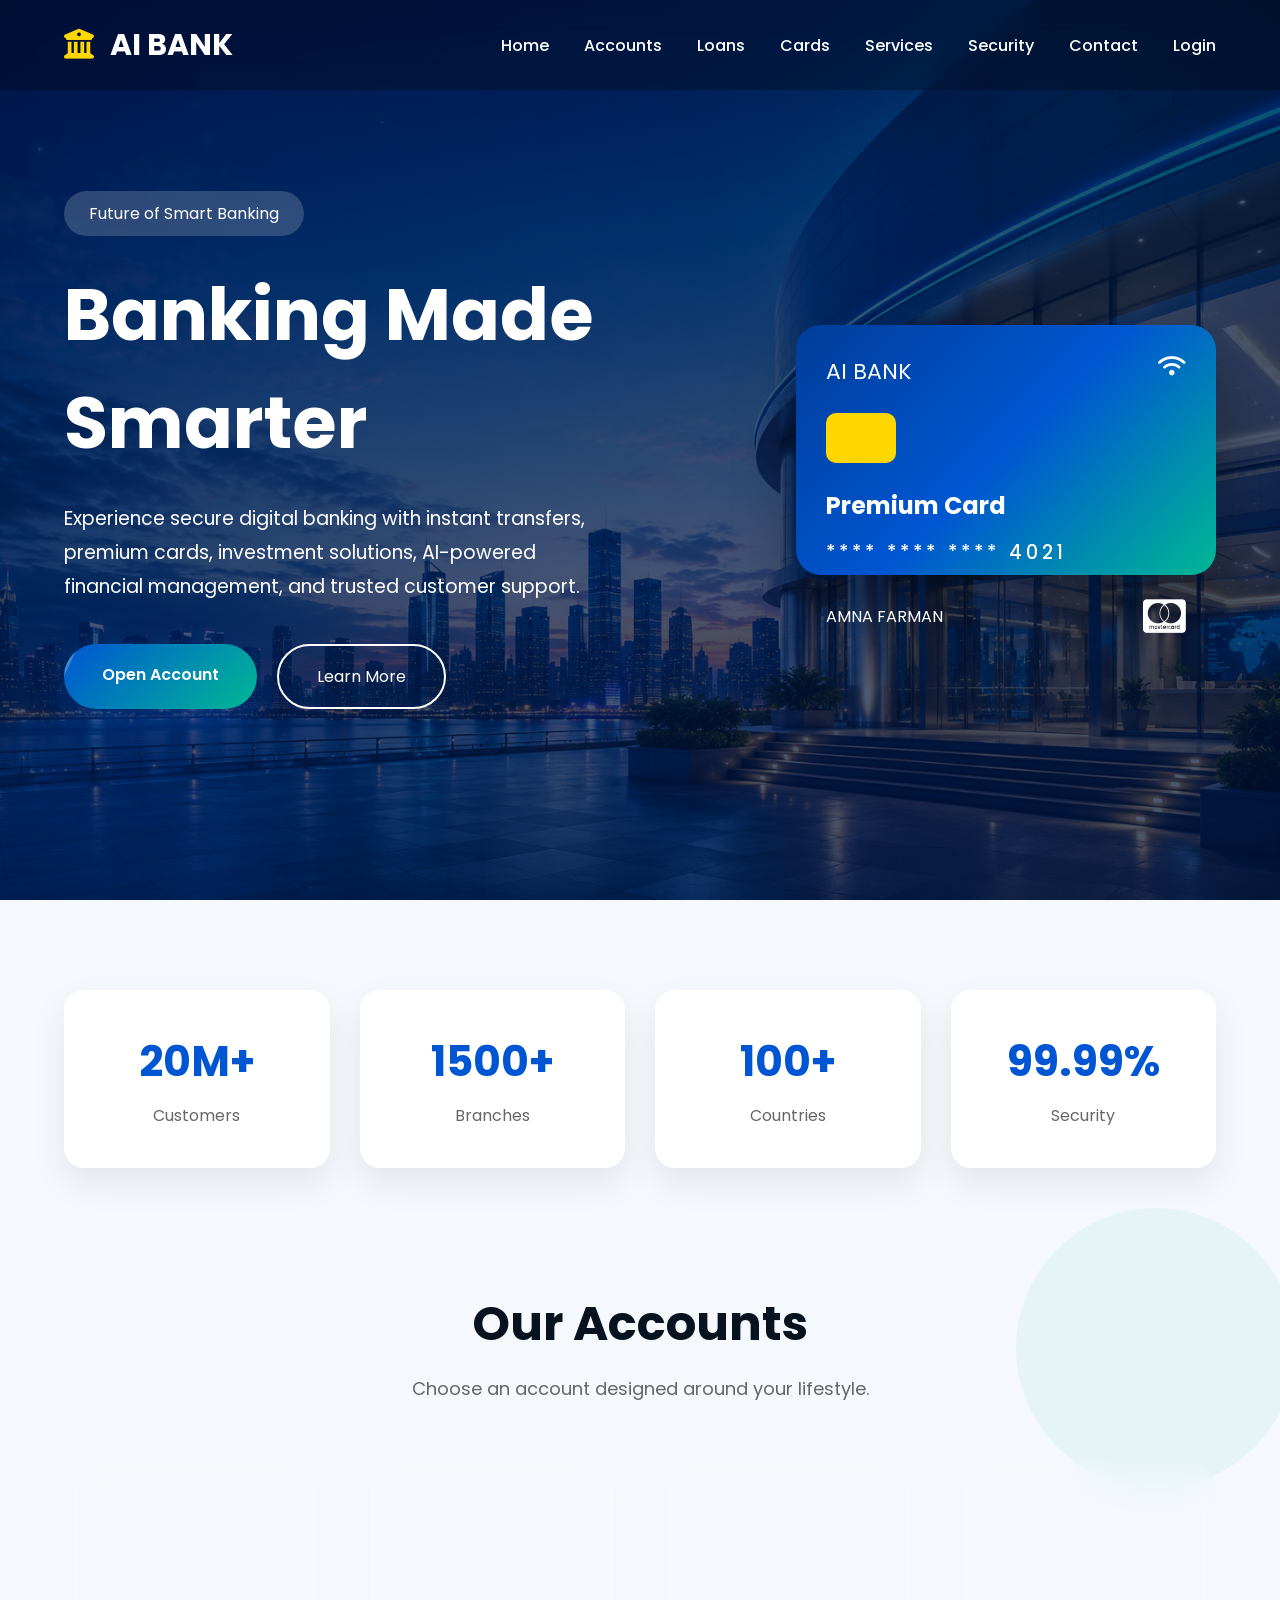
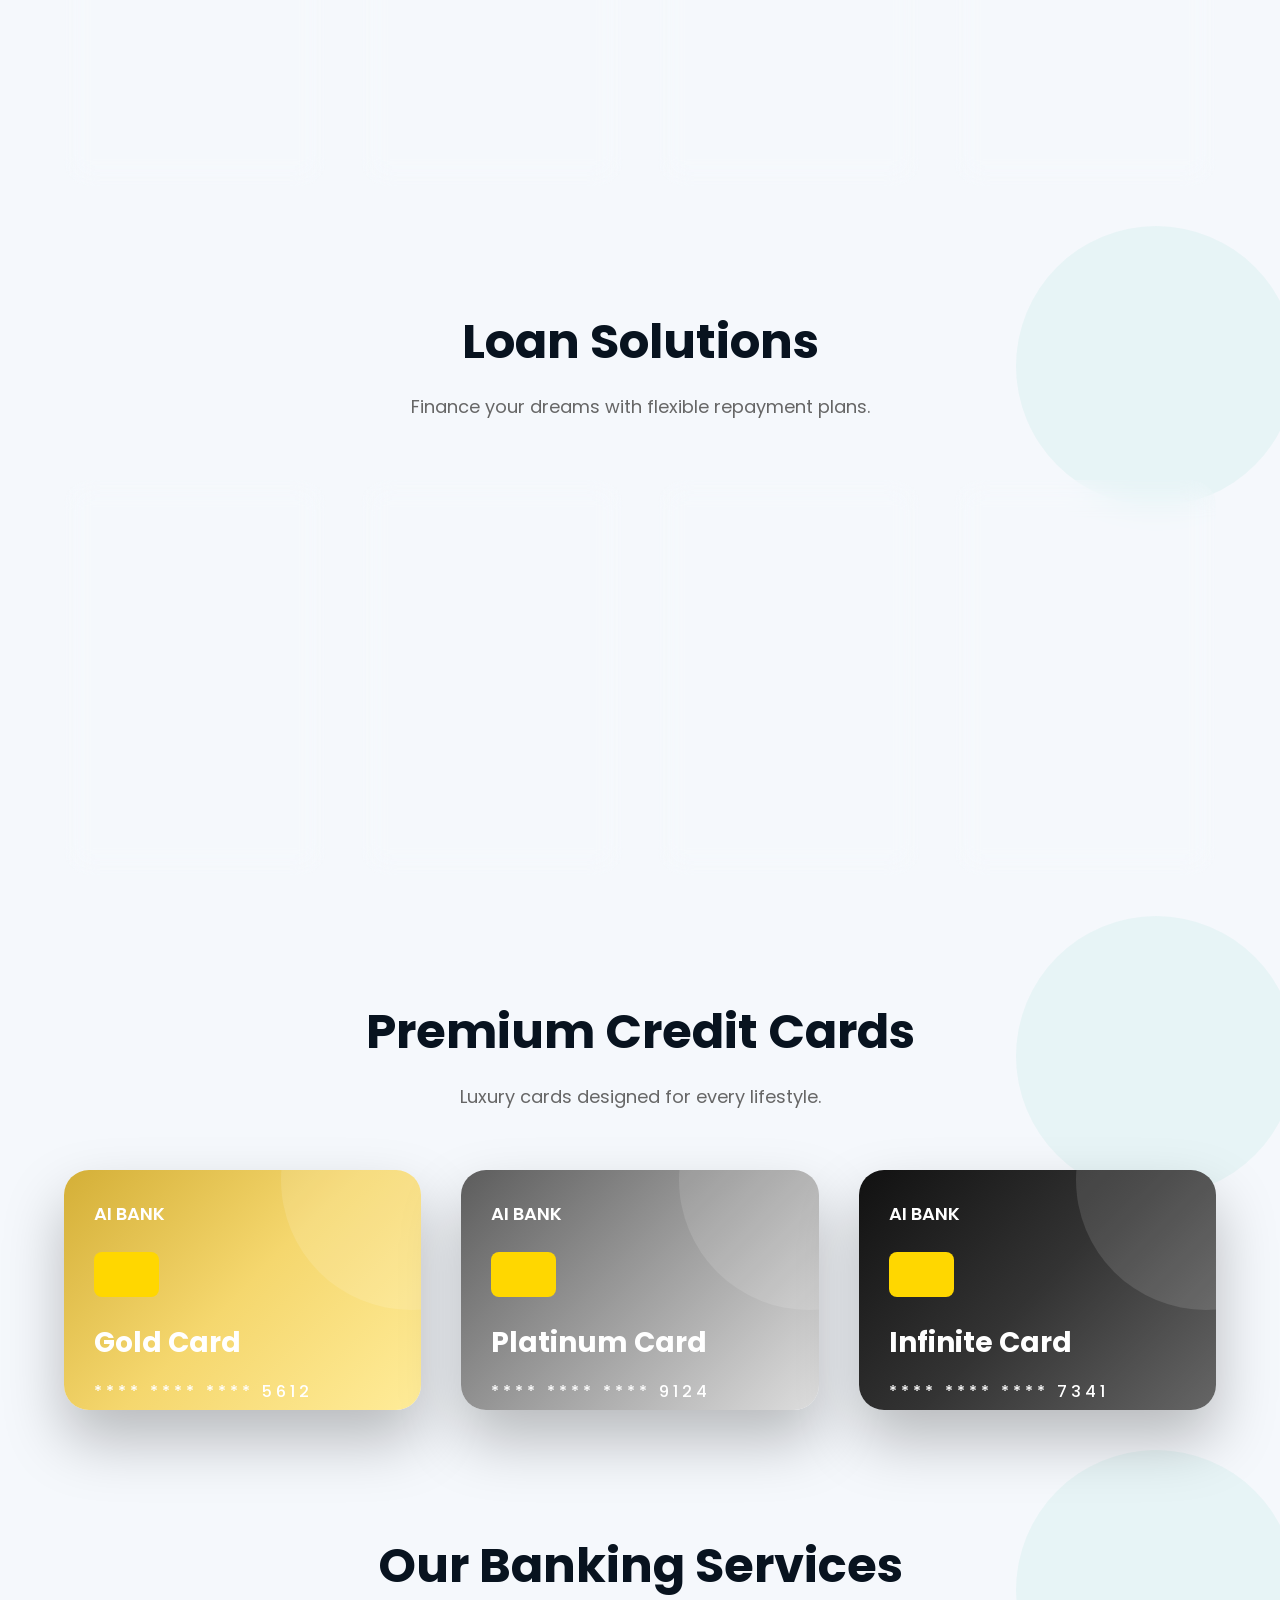
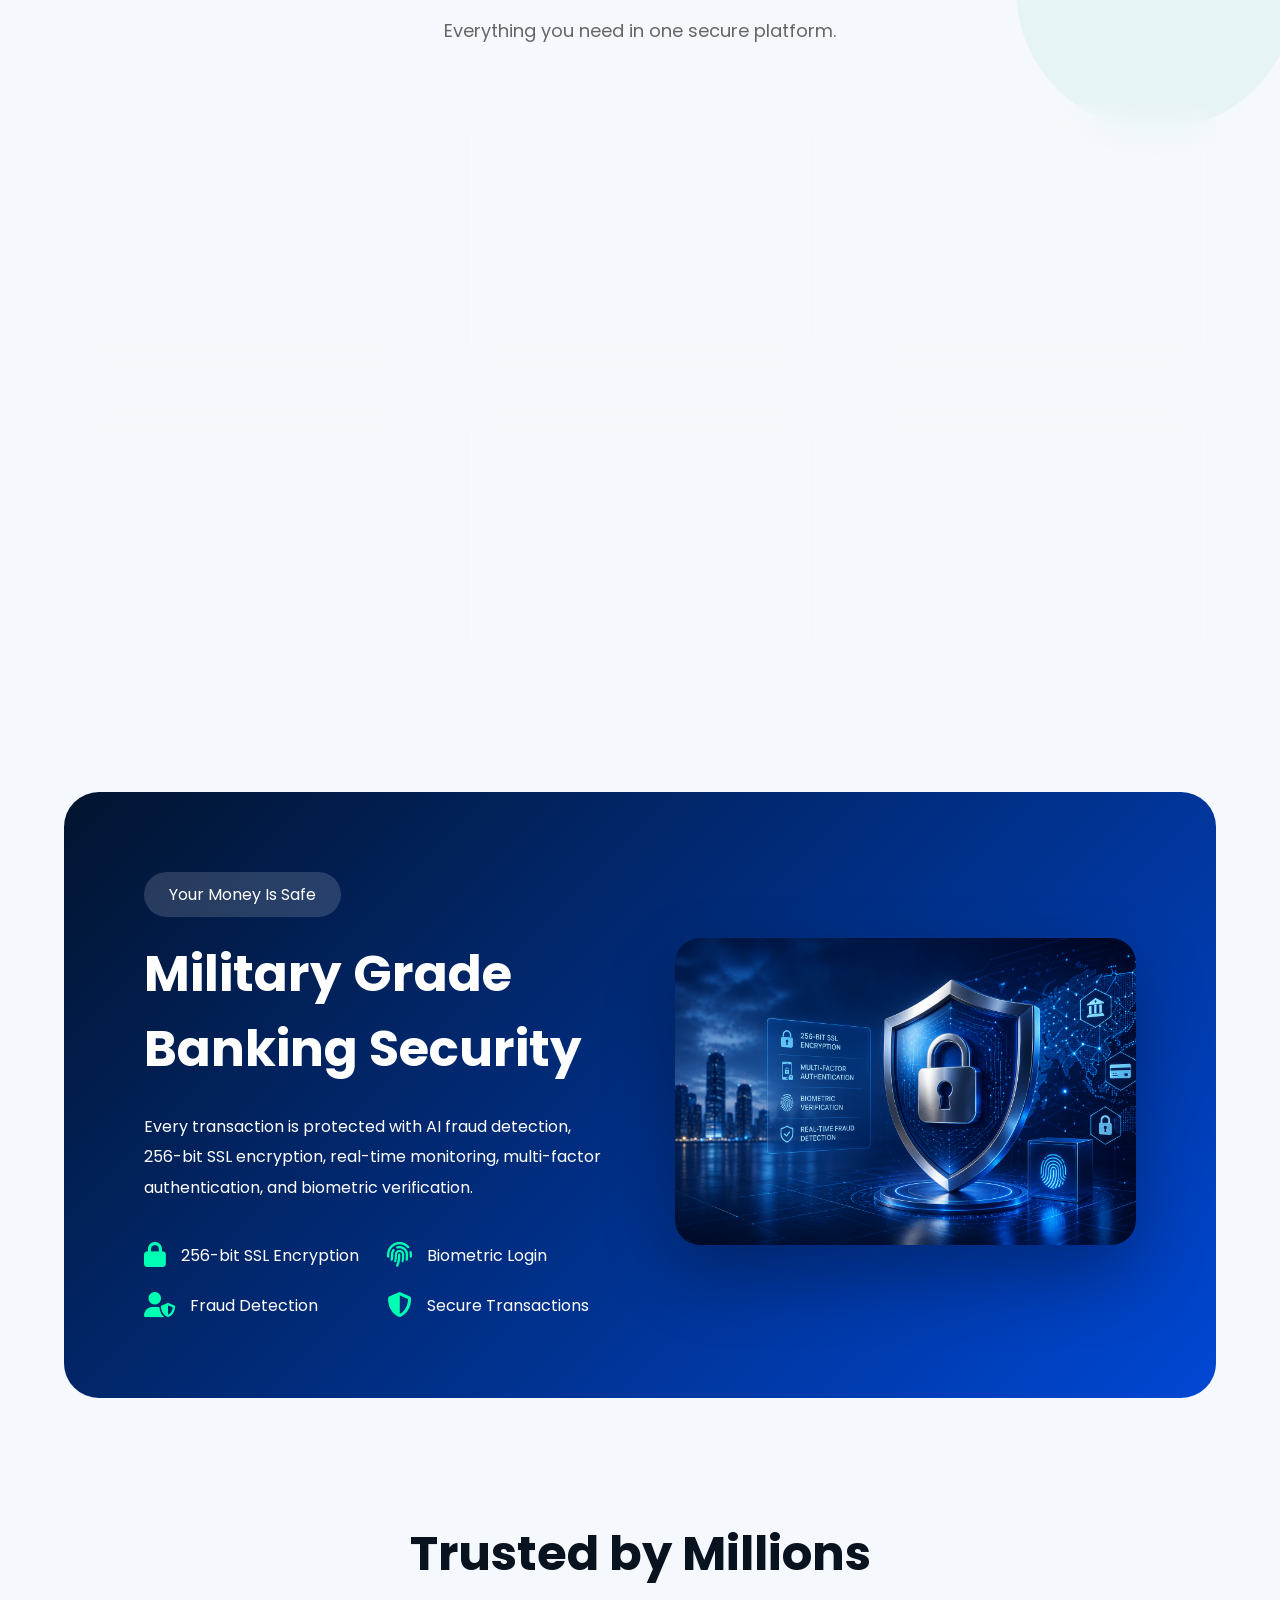
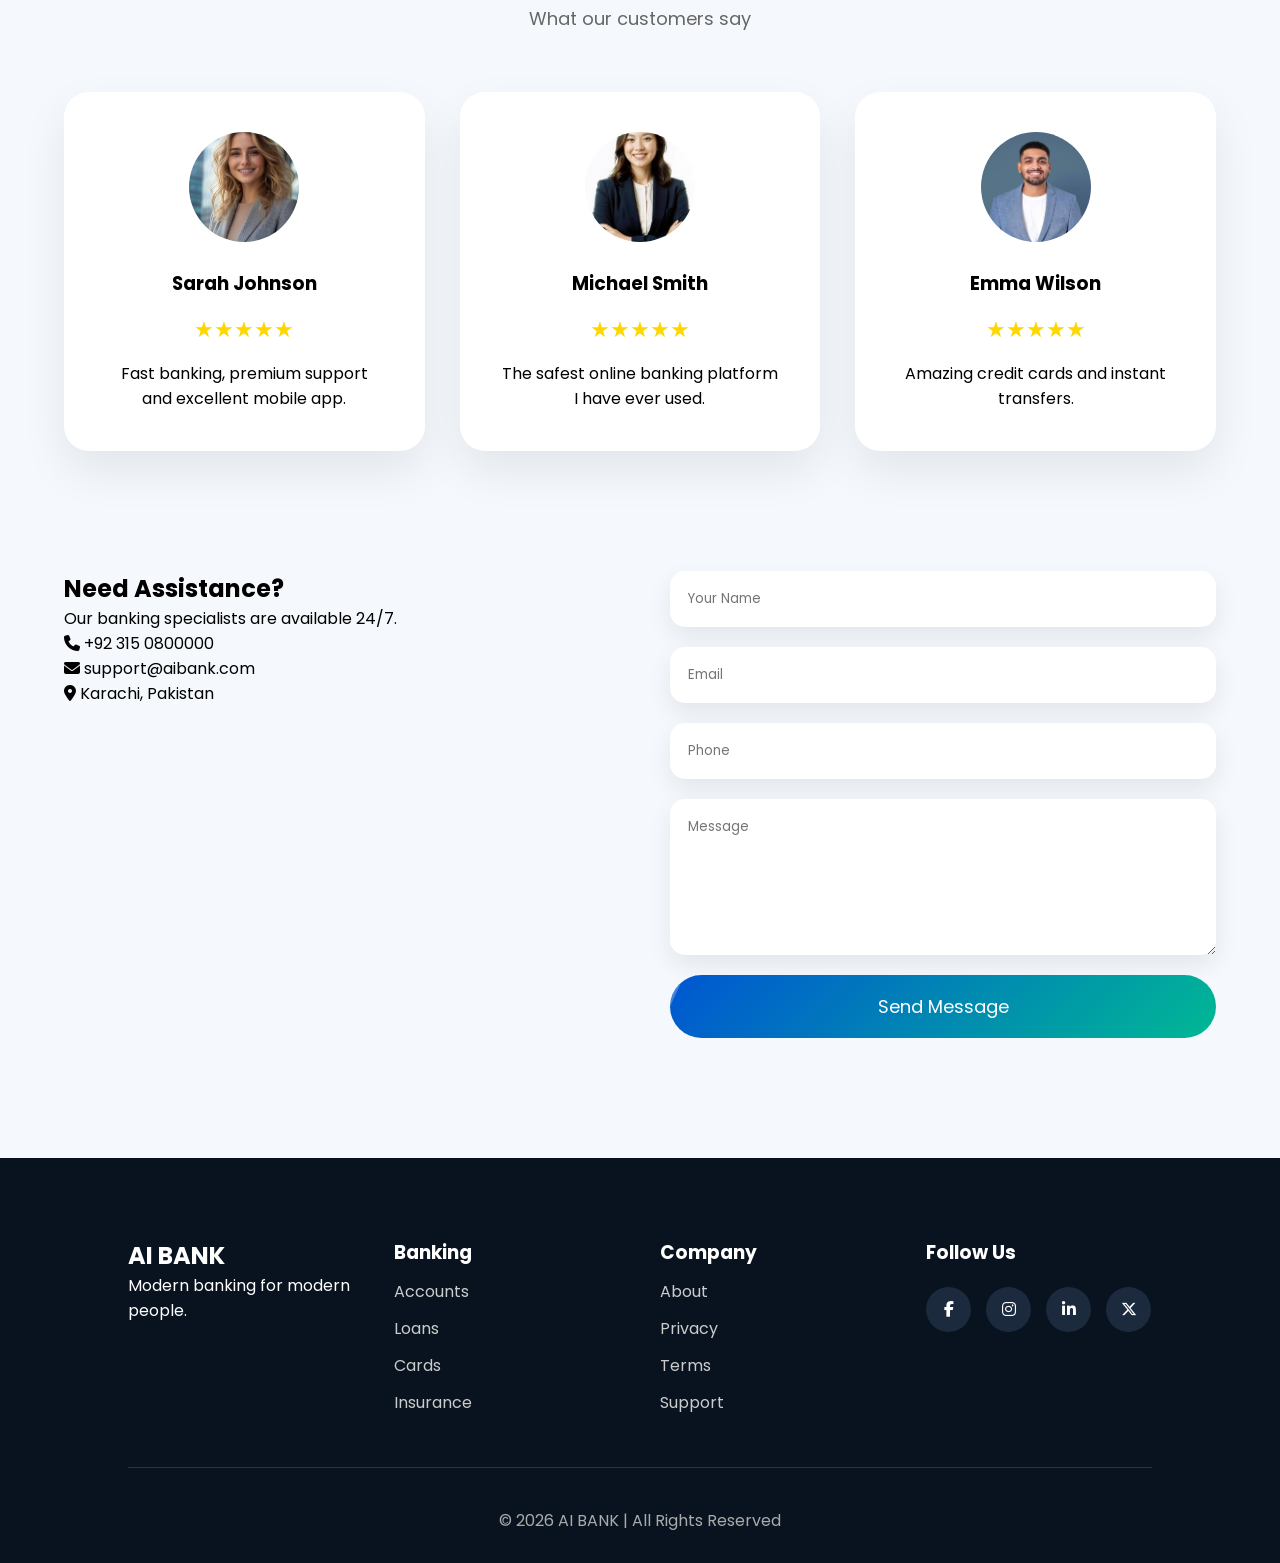
<file: index.html>
<!DOCTYPE html>
<html lang="en">

<head>

<meta charset="UTF-8">
<meta name="viewport" content="width=device-width, initial-scale=1.0">

<title>AI Bank</title>

<link rel="stylesheet" href="style.css">

<link rel="preconnect" href="https://fonts.googleapis.com">

<link rel="preconnect" href="https://fonts.gstatic.com" crossorigin>

<link href="https://fonts.googleapis.com/css2?family=Poppins:wght@300;400;500;600;700;800&display=swap" rel="stylesheet">

<link rel="stylesheet"
href="https://cdnjs.cloudflare.com/ajax/libs/font-awesome/6.6.0/css/all.min.css">

</head>

<body>

<!-- ================= NAVBAR ================= -->

<header>

<nav class="navbar">

<div class="logo">

<i class="fa-solid fa-building-columns"></i>

AI BANK

</div>

<ul>

<li><a href="#">Home</a></li>

<li><a href="#accounts">Accounts</a></li>

<li><a href="#loans">Loans</a></li>

<li><a href="#cards">Cards</a></li>

<li><a href="#services">Services</a></li>

<li><a href="#security">Security</a></li>

<li><a href="#contact">Contact</a></li>
    
<li><a href="login.html" class="login-btn">Login</a></li>

</ul>

</nav>

</header>



<!-- ================= HERO ================= -->

<section class="hero">

<!-- Background Image -->

<img src="hero.jpg" class="hero-bg" alt="AI Bank">

<div class="overlay"></div>

<div class="hero-container">

<div class="hero-text">

<span class="hero-tag">

Future of Smart Banking

</span>

<h1>

Banking Made Smarter

</h1>

<p>

Experience secure digital banking with instant transfers,

premium cards, investment solutions,

AI-powered financial management,

and trusted customer support.

</p>

<div class="hero-buttons">

<a href="#" class="primary-btn">

Open Account

</a>

<a href="#" class="secondary-btn">

Learn More

</a>

</div>

</div>



<div class="hero-card">

<div class="top">

<span>AI BANK</span>

<i class="fa-solid fa-wifi"></i>

</div>

<div class="chip"></div>

<h2>Premium Card</h2>

<h3>**** **** **** 4021</h3>

<div class="bottom">

<span>AMNA FARMAN</span>

<i class="fa-brands fa-cc-mastercard"></i>

</div>

</div>

</div>

</section>
<!-- ================= STATS ================= -->

<section class="stats">

<div class="stat">

<h2>20M+</h2>

<p>Customers</p>

</div>

<div class="stat">

<h2>1500+</h2>

<p>Branches</p>

</div>

<div class="stat">

<h2>100+</h2>

<p>Countries</p>

</div>

<div class="stat">

<h2>99.99%</h2>

<p>Security</p>

</div>

</section>



<!-- ================= ACCOUNTS ================= -->

<section id="accounts" class="accounts">

<div class="section-title">

<h2>

Our Accounts

</h2>

<p>

Choose an account designed around your lifestyle.

</p>

</div>

<div class="account-grid">

<div class="account-card">

<i class="fa-solid fa-piggy-bank"></i>

<h3>Savings Account</h3>

<p>

High interest with flexible withdrawals.

</p>

</div>

<div class="account-card">

<i class="fa-solid fa-wallet"></i>

<h3>Current Account</h3>

<p>

Unlimited daily transactions with modern banking.

</p>

</div>

<div class="account-card">

<i class="fa-solid fa-briefcase"></i>

<h3>Business Account</h3>

<p>

Powerful banking for businesses of every size.

</p>

</div>

<div class="account-card">

<i class="fa-solid fa-user-graduate"></i>

<h3>Student Account</h3>

<p>

Zero maintenance charges and student rewards.

</p>

</div>

</div>

</section>
<!-- ================= LOANS ================= -->

<section id="loans" class="loans">

<div class="section-title">

<h2>Loan Solutions</h2>

<p>

Finance your dreams with flexible repayment plans.

</p>

</div>

<div class="loan-grid">

<div class="loan-card">

<i class="fa-solid fa-house"></i>

<h3>Home Loan</h3>

<p>

Build or buy your dream home with attractive interest rates.

</p>

<a href="#">Apply Now</a>

</div>

<div class="loan-card">

<i class="fa-solid fa-car"></i>

<h3>Car Loan</h3>

<p>

Drive your dream vehicle with instant approvals.

</p>

<a href="#">Apply Now</a>

</div>

<div class="loan-card">

<i class="fa-solid fa-graduation-cap"></i>

<h3>Education Loan</h3>

<p>

Affordable financing for higher education.

</p>

<a href="#">Apply Now</a>

</div>

<div class="loan-card">

<i class="fa-solid fa-money-bill-wave"></i>

<h3>Personal Loan</h3>

<p>

Quick cash with minimum paperwork.

</p>

<a href="#">Apply Now</a>

</div>

</div>

</section>



<!-- ================= CREDIT CARDS ================= -->

<section id="cards" class="cards">

<div class="section-title">

<h2>Premium Credit Cards</h2>

<p>

Luxury cards designed for every lifestyle.

</p>

</div>

<div class="card-grid">

<div class="bank-card gold">

<span>AI BANK</span>

<div class="card-chip"></div>

<h3>Gold Card</h3>

<h4>**** **** **** 5612</h4>

<div class="card-name">

<span>AMNA FARMAN</span>

<i class="fa-brands fa-cc-mastercard"></i>

</div>

</div>

<div class="bank-card platinum">

<span>AI BANK</span>

<div class="card-chip"></div>

<h3>Platinum Card</h3>

<h4>**** **** **** 9124</h4>

<div class="card-name">

<span>AMNA FARMAN</span>

<i class="fa-brands fa-cc-visa"></i>

</div>

</div>

<div class="bank-card black">

<span>AI BANK</span>

<div class="card-chip"></div>

<h3>Infinite Card</h3>

<h4>**** **** **** 7341</h4>

<div class="card-name">

<span>AMNA FARMAN</span>

<i class="fa-brands fa-cc-mastercard"></i>

</div>

</div>

</div>

</section>
<!-- ================= SERVICES ================= -->

<section class="services" id="services">

<div class="section-title">

<h2>Our Banking Services</h2>

<p>

Everything you need in one secure platform.

</p>

</div>

<div class="service-grid">

<div class="service-card">

<i class="fa-solid fa-mobile-screen-button"></i>

<h3>Mobile Banking</h3>

<p>

Access your accounts anytime using our mobile application.

</p>

</div>

<div class="service-card">

<i class="fa-solid fa-money-bill-transfer"></i>

<h3>Money Transfer</h3>

<p>

Instant local and international transfers.

</p>

</div>

<div class="service-card">

<i class="fa-solid fa-chart-line"></i>

<h3>Investments</h3>

<p>

Grow your wealth with professional investment plans.

</p>

</div>

<div class="service-card">

<i class="fa-solid fa-shield-halved"></i>

<h3>Insurance</h3>

<p>

Protect yourself and your family with premium coverage.

</p>

</div>

<div class="service-card">

<i class="fa-solid fa-building"></i>

<h3>Business Banking</h3>

<p>

Smart banking solutions for companies and startups.

</p>

</div>

<div class="service-card">

<i class="fa-solid fa-globe"></i>

<h3>International Banking</h3>

<p>

Global banking services available worldwide.

</p>

</div>

</div>

</section>
<!--================ SECURITY ================-->

<section class="security" id="security">

<div class="security-left">

<span class="small-title">

Your Money Is Safe

</span>

<h2>

Military Grade Banking Security

</h2>

<p>

Every transaction is protected with AI fraud detection,
256-bit SSL encryption,
real-time monitoring,
multi-factor authentication,
and biometric verification.

</p>

<div class="security-features">

<div>

<i class="fa-solid fa-lock"></i>

<span>256-bit SSL Encryption</span>

</div>

<div>

<i class="fa-solid fa-fingerprint"></i>

<span>Biometric Login</span>

</div>

<div>

<i class="fa-solid fa-user-shield"></i>

<span>Fraud Detection</span>

</div>

<div>

<i class="fa-solid fa-shield-halved"></i>

<span>Secure Transactions</span>

</div>

</div>

</div>

<div class="security-right">

<img src="security.jpg" alt="Security">

</div>

</section>



<!--================ TESTIMONIALS ================-->

<section class="testimonials">

<div class="section-title">

<h2>

Trusted by Millions

</h2>

<p>

What our customers say

</p>

</div>

<div class="testimonial-grid">

<div class="testimonial">

<img src="client1.jpg">

<h3>Sarah Johnson</h3>

<div class="stars">

★★★★★

</div>

<p>

Fast banking, premium support and excellent mobile app.

</p>

</div>

<div class="testimonial">

<img src="client2.jpg">

<h3>Michael Smith</h3>

<div class="stars">

★★★★★

</div>

<p>

The safest online banking platform I have ever used.

</p>

</div>

<div class="testimonial">

<img src="client3.jpg">

<h3>Emma Wilson</h3>

<div class="stars">

★★★★★

</div>

<p>

Amazing credit cards and instant transfers.

</p>

</div>

</div>

</section>



<!--================ CONTACT ================-->

<section id="contact" class="contact">

<div class="contact-info">

<h2>

Need Assistance?

</h2>

<p>

Our banking specialists are available 24/7.

</p>

<div class="contact-box">

<i class="fa-solid fa-phone"></i>

<span>+92 315 0800000</span>

</div>

<div class="contact-box">

<i class="fa-solid fa-envelope"></i>

<span>support@aibank.com</span>

</div>

<div class="contact-box">

<i class="fa-solid fa-location-dot"></i>

<span>Karachi, Pakistan</span>

</div>

</div>

<form>

<input type="text" placeholder="Your Name">

<input type="email" placeholder="Email">

<input type="text" placeholder="Phone">

<textarea rows="6" placeholder="Message"></textarea>

<button>

Send Message

</button>

</form>

</section>
    


<!--================ FOOTER ================-->

<footer>

<div class="footer-grid">

<div>

<h2>AI BANK</h2>

<p>

Modern banking for modern people.

</p>

</div>

<div>

<h3>Banking</h3>

<a href="#">Accounts</a>

<a href="#">Loans</a>

<a href="#">Cards</a>

<a href="#">Insurance</a>

</div>

<div>

<h3>Company</h3>

<a href="#">About</a>

<a href="#">Privacy</a>

<a href="#">Terms</a>

<a href="#">Support</a>

</div>

<div>

<h3>Follow Us</h3>

<div class="social">

<i class="fab fa-facebook-f"></i>

<i class="fab fa-instagram"></i>

<i class="fab fa-linkedin-in"></i>

<i class="fab fa-x-twitter"></i>

</div>

</div>

</div>

<hr>

<p class="copyright">

© 2026 AI BANK | All Rights Reserved

</p>

</footer>

</body>

</html>
</file>
<file: style.css>
*{
margin:0;
padding:0;
box-sizing:border-box;
font-family:'Poppins',sans-serif;
}

html{
scroll-behavior:smooth;
}

body{
background:#f5f8fc;
overflow-x:hidden;
}

:root{

--blue:#0047d4;
--green:#00b894;
--dark:#08131f;
--white:#fff;
--shadow:0 20px 40px rgba(0,0,0,.15);

}

header{

position:fixed;

width:100%;

top:0;

left:0;

z-index:999;

background:rgba(0,0,0,.25);

backdrop-filter:blur(15px);

}

.navbar{

width:90%;

margin:auto;

height:90px;

display:flex;

justify-content:space-between;

align-items:center;

}

.logo{

color:white;

font-size:30px;

font-weight:700;

}

.logo i{

color:gold;

margin-right:10px;

}

.navbar ul{

display:flex;

gap:35px;

list-style:none;

}

.navbar a{

color:white;

text-decoration:none;

font-weight:500;

transition:.3s;

}

.navbar a:hover{

color:#00b894;

}
.hero{

position:relative;

height:100vh;

display:flex;

justify-content:center;

align-items:center;

overflow:hidden;

}

.hero-bg{

position:absolute;

top:0;

left:0;

width:100%;

height:100%;

object-fit:cover;

z-index:-2;

}

.overlay{

position:absolute;

width:100%;

height:100%;

background:linear-gradient(rgba(0,20,60,.70),rgba(0,20,60,.70));

z-index:-1;

}

.hero-container{

width:90%;

max-width:1400px;

display:grid;

grid-template-columns:1fr 1fr;

align-items:center;

gap:80px;

color:white;

}

.hero-text h1{

font-size:72px;

margin:25px 0;

}

.hero-text p{

font-size:19px;

line-height:1.8;

max-width:550px;

}

.hero-tag{

display:inline-block;

padding:10px 25px;

border-radius:50px;

background:rgba(255,255,255,.18);

backdrop-filter:blur(10px);

}
/*==========================
HERO BUTTONS
==========================*/

.hero-buttons{

display:flex;

gap:20px;

margin-top:40px;

}

.primary-btn{

text-decoration:none;

padding:18px 38px;

border-radius:50px;

background:linear-gradient(135deg,#0056d2,#00b894);

color:white;

font-weight:600;

box-shadow:0 15px 35px rgba(0,86,210,.35);

transition:.35s;

}

.primary-btn:hover{

transform:translateY(-6px);

}

.secondary-btn{

text-decoration:none;

padding:18px 38px;

border-radius:50px;

border:2px solid white;

color:white;

transition:.35s;

}

.secondary-btn:hover{

background:white;

color:#0056d2;

}

/*==========================
FLOATING CARD
==========================*/

.hero-card{

width:420px;

height:250px;

padding:30px;

border-radius:25px;

background:linear-gradient(135deg,#003d99,#0056d2,#00b894);

box-shadow:0 30px 60px rgba(0,0,0,.35);

animation:float 4s ease-in-out infinite;

justify-self:end;

}

.hero-card .top{

display:flex;

justify-content:space-between;

color:white;

font-size:22px;

}

.hero-card .chip{

margin-top:25px;

width:70px;

height:50px;

border-radius:10px;

background:gold;

}

.hero-card h2{

margin-top:25px;

color:white;

}

.hero-card h3{

margin-top:15px;

color:white;

letter-spacing:4px;

font-weight:500;

}

.hero-card .bottom{

margin-top:30px;

display:flex;

justify-content:space-between;

align-items:center;

color:white;

}

.hero-card .bottom i{

font-size:38px;

}

@keyframes float{

0%{

transform:translateY(0px);

}

50%{

transform:translateY(-18px);

}

100%{

transform:translateY(0px);

}

}

/*==========================
STATISTICS
==========================*/

.stats{

width:90%;

max-width:1400px;

margin:90px auto;

display:grid;

grid-template-columns:repeat(4,1fr);

gap:30px;

}

.stat{

background:white;

padding:40px;

border-radius:20px;

text-align:center;

box-shadow:0 15px 35px rgba(0,0,0,.08);

transition:.35s;

}

.stat:hover{

transform:translateY(-12px);

}

.stat h2{

font-size:42px;

color:#0056d2;

}

.stat p{

margin-top:10px;

color:#666;

}

/*==========================
SECTION TITLE
==========================*/

.section-title{

text-align:center;

margin-bottom:60px;

}

.section-title h2{

font-size:48px;

color:#08131f;

margin-bottom:15px;

}

.section-title p{

color:#666;

font-size:18px;

}

/*==========================
ACCOUNTS
==========================*/

.accounts{

width:90%;

max-width:1400px;

margin:120px auto;

}

.account-grid{

display:grid;

grid-template-columns:repeat(auto-fit,minmax(260px,1fr));

gap:35px;

}

.account-card{

background:white;

padding:45px;

border-radius:25px;

box-shadow:0 20px 45px rgba(0,0,0,.08);

transition:.4s;

}

.account-card:hover{

transform:translateY(-12px);

}

.account-card i{

font-size:55px;

color:#0056d2;

margin-bottom:20px;

}

.account-card h3{

margin-bottom:15px;

}

.account-card p{

color:#666;

line-height:1.8;

}

/*==========================
LOANS
==========================*/

.loans{

width:90%;

max-width:1400px;

margin:120px auto;

}

.loan-grid{

display:grid;

grid-template-columns:repeat(auto-fit,minmax(260px,1fr));

gap:35px;

}

.loan-card{

background:white;

padding:40px;

border-radius:25px;

text-align:center;

box-shadow:0 20px 45px rgba(0,0,0,.08);

transition:.4s;

}

.loan-card:hover{

transform:translateY(-12px);

}

.loan-card i{

font-size:55px;

color:#0056d2;

margin-bottom:20px;

}

.loan-card h3{

margin-bottom:15px;

}

.loan-card p{

line-height:1.8;

color:#666;

margin-bottom:25px;

}

.loan-card a{

display:inline-block;

padding:12px 28px;

background:#0056d2;

color:white;

text-decoration:none;

border-radius:30px;

}
/*=========================================
        PREMIUM CREDIT CARDS
=========================================*/

.cards{

width:90%;

max-width:1400px;

margin:120px auto;

}

.card-grid{

display:grid;

grid-template-columns:repeat(auto-fit,minmax(340px,1fr));

gap:40px;

}

.bank-card{

height:240px;

padding:30px;

border-radius:25px;

color:white;

position:relative;

overflow:hidden;

transition:.4s;

box-shadow:0 30px 60px rgba(0,0,0,.25);

}

.bank-card:hover{

transform:translateY(-15px) rotate(-2deg);

}

.bank-card::before{

content:"";

position:absolute;

width:260px;

height:260px;

border-radius:50%;

background:rgba(255,255,255,.12);

top:-120px;

right:-120px;

}

.bank-card::after{

content:"";

position:absolute;

top:-100%;

left:-100%;

width:60%;

height:250%;

background:rgba(255,255,255,.18);

transform:rotate(25deg);

transition:.8s;

}

.bank-card:hover::after{

left:150%;

}

.gold{

background:linear-gradient(135deg,#d4af37,#f5d76e,#ffec99);

}

.platinum{

background:linear-gradient(135deg,#5c5c5c,#9e9e9e,#dedede);

}

.black{

background:linear-gradient(135deg,#111,#333,#666);

}

.bank-card span{

font-size:18px;

font-weight:600;

}

.card-chip{

margin-top:25px;

width:65px;

height:45px;

background:gold;

border-radius:8px;

}

.bank-card h3{

margin-top:25px;

font-size:28px;

}

.bank-card h4{

margin-top:15px;

font-weight:500;

letter-spacing:4px;

}

.card-name{

margin-top:25px;

display:flex;

justify-content:space-between;

align-items:center;

}

.card-name i{

font-size:40px;

}

/*=========================================
            SERVICES
=========================================*/

.services{

width:90%;

max-width:1400px;

margin:120px auto;

}

.service-grid{

display:grid;

grid-template-columns:repeat(auto-fit,minmax(280px,1fr));

gap:35px;

}

.service-card{

background:white;

padding:45px 35px;

border-radius:25px;

box-shadow:0 20px 45px rgba(0,0,0,.08);

transition:.4s;

position:relative;

overflow:hidden;

}

.service-card::before{

content:"";

position:absolute;

left:0;

top:0;

width:100%;

height:5px;

background:linear-gradient(90deg,#0056d2,#00b894);

}

.service-card:hover{

transform:translateY(-12px);

}

.service-card i{

font-size:55px;

color:#0056d2;

margin-bottom:20px;

}

.service-card h3{

margin-bottom:15px;

}

.service-card p{

color:#666;

line-height:1.8;

}

/*=========================================
        GLASS EFFECT
=========================================*/

.account-card,
.loan-card,
.service-card{

background:rgba(255,255,255,.82);

backdrop-filter:blur(15px);

}

/*=========================================
        SECTION HOVER SHADOW
=========================================*/

.account-card:hover,
.loan-card:hover,
.service-card:hover{

box-shadow:0 35px 70px rgba(0,86,210,.18);

}

/*=========================================
        GRADIENT BACKGROUND
=========================================*/

.accounts,
.loans,
.cards,
.services{

position:relative;

}

.accounts::before,
.loans::before,
.cards::before,
.services::before{

content:"";

position:absolute;

width:280px;

height:280px;

border-radius:50%;

background:rgba(0,184,148,.06);

top:-80px;

right:-80px;

z-index:-1;

}

/*=========================================
        ICON ANIMATION
=========================================*/

.account-card i,
.loan-card i,
.service-card i{

transition:.4s;

}

.account-card:hover i,
.loan-card:hover i,
.service-card:hover i{

transform:scale(1.15) rotate(8deg);

}

/*=========================================
        CARD BUTTON EFFECT
=========================================*/

.loan-card a{

transition:.35s;

}

.loan-card a:hover{

background:#003ea8;

transform:translateY(-4px);

}
/*========================
SECURITY
========================*/

.security{

width:90%;

max-width:1400px;

margin:120px auto;

padding:80px;

background:linear-gradient(135deg,#02142f,#0047d4);

border-radius:35px;

display:grid;

grid-template-columns:1fr 1fr;

gap:70px;

align-items:center;

color:white;

}

.small-title{

display:inline-block;

padding:10px 25px;

background:rgba(255,255,255,.15);

border-radius:50px;

margin-bottom:20px;

}

.security h2{

font-size:50px;

margin-bottom:25px;

}

.security p{

line-height:1.9;

margin-bottom:40px;

}

.security-features{

display:grid;

grid-template-columns:1fr 1fr;

gap:25px;

}

.security-features div{

display:flex;

gap:15px;

align-items:center;

}

.security-features i{

font-size:25px;

color:#00ffb3;

}

.security-right img{

width:100%;

border-radius:25px;

box-shadow:0 30px 70px rgba(0,0,0,.3);

}

/*========================
TESTIMONIALS
========================*/

.testimonials{

width:90%;

max-width:1400px;

margin:120px auto;

}

.testimonial-grid{

display:grid;

grid-template-columns:repeat(auto-fit,minmax(320px,1fr));

gap:35px;

}

.testimonial{

background:white;

padding:40px;

border-radius:25px;

text-align:center;

box-shadow:0 20px 45px rgba(0,0,0,.08);

transition:.4s;

}

.testimonial:hover{

transform:translateY(-15px);

}

.testimonial img{

width:110px;

height:110px;

border-radius:50%;

object-fit:cover;

margin-bottom:20px;

}

.stars{

color:gold;

font-size:22px;

margin:15px 0;

}

/*========================
CONTACT
========================*/

.contact{

width:90%;

max-width:1400px;

margin:120px auto;

display:grid;

grid-template-columns:1fr 1fr;

gap:60px;

}

.contact form{

display:flex;

flex-direction:column;

gap:20px;

}

.contact input,
.contact textarea{

padding:18px;

border:none;

border-radius:15px;

box-shadow:0 10px 25px rgba(0,0,0,.08);

}

.contact button{

padding:18px;

background:linear-gradient(135deg,#0056d2,#00b894);

border:none;

color:white;

border-radius:50px;

font-size:18px;

cursor:pointer;

}

/*========================
FOOTER
========================*/

footer{

margin-top:120px;

background:#08131f;

padding:80px 10% 30px;

color:white;

}

.footer-grid{

display:grid;

grid-template-columns:repeat(auto-fit,minmax(220px,1fr));

gap:40px;

}

.footer-grid a{

display:block;

text-decoration:none;

color:#ccc;

margin:12px 0;

}

.social{

display:flex;

gap:15px;

margin-top:20px;

}

.social i{

width:45px;

height:45px;

display:flex;

justify-content:center;

align-items:center;

border-radius:50%;

background:#1b2a3d;

transition:.3s;

}

.social i:hover{

background:#0056d2;

}

footer hr{

margin:40px 0;

border:none;

height:1px;

background:#333;

}

.copyright{

text-align:center;

color:#aaa;

}
/*=========================================
        PREMIUM ANIMATIONS
=========================================*/

@keyframes fadeUp{

0%{
opacity:0;
transform:translateY(40px);
}

100%{
opacity:1;
transform:translateY(0);
}

}

.hero-text,
.hero-card,
.stat,
.account-card,
.loan-card,
.bank-card,
.service-card,
.testimonial{

animation:fadeUp 1s ease;

}

/*=========================================
        GLOW EFFECTS
=========================================*/

.hero::before{

content:"";

position:absolute;

width:600px;

height:600px;

border-radius:50%;

background:rgba(0,184,148,.12);

filter:blur(120px);

top:-250px;

right:-150px;

z-index:-1;

}

.hero::after{

content:"";

position:absolute;

width:450px;

height:450px;

border-radius:50%;

background:rgba(0,86,210,.12);

filter:blur(100px);

bottom:-200px;

left:-150px;

z-index:-1;

}

/*=========================================
        CARD HOVER EFFECTS
=========================================*/

.account-card:hover,
.loan-card:hover,
.bank-card:hover,
.service-card:hover,
.testimonial:hover{

transform:translateY(-15px);

box-shadow:0 35px 70px rgba(0,86,210,.18);

}

/*=========================================
        BUTTON ANIMATION
=========================================*/

.primary-btn,
.loan-card a,
.contact button{

position:relative;

overflow:hidden;

}

.primary-btn::before,
.loan-card a::before,
.contact button::before{

content:"";

position:absolute;

left:-100%;

top:0;

width:100%;

height:100%;

background:rgba(255,255,255,.25);

transform:skewX(-25deg);

transition:.6s;

}

.primary-btn:hover::before,
.loan-card a:hover::before,
.contact button:hover::before{

left:130%;

}

/*=========================================
        ICON ANIMATION
=========================================*/

.service-card i,
.account-card i,
.loan-card i{

transition:.35s;

}

.service-card:hover i,
.account-card:hover i,
.loan-card:hover i{

transform:rotate(12deg) scale(1.15);

}

/*=========================================
        NAVBAR UNDERLINE
=========================================*/

.navbar a{

position:relative;

}

.navbar a::after{

content:"";

position:absolute;

left:0;

bottom:-8px;

width:0;

height:3px;

background:#00b894;

transition:.35s;

}

.navbar a:hover::after{

width:100%;

}

/*=========================================
        CUSTOM SCROLLBAR
=========================================*/

::-webkit-scrollbar{

width:12px;

}

::-webkit-scrollbar-track{

background:#edf3fa;

}

::-webkit-scrollbar-thumb{

background:linear-gradient(#0056d2,#00b894);

border-radius:30px;

}

/*=========================================
        TEXT SELECTION
=========================================*/

::selection{

background:#0056d2;

color:white;

}
/*=========================================
        RESPONSIVE
=========================================*/

@media(max-width:1200px){

.hero-container{

grid-template-columns:1fr;

text-align:center;

}

.hero-card{

justify-self:center;

margin-top:50px;

}

.security{

grid-template-columns:1fr;

text-align:center;

}

.contact{

grid-template-columns:1fr;

}

}

@media(max-width:992px){

.navbar{

flex-direction:column;

height:auto;

padding:20px;

}

.navbar ul{

margin-top:20px;

flex-wrap:wrap;

justify-content:center;

}

.hero-text h1{

font-size:55px;

}

.section-title h2{

font-size:42px;

}

}

@media(max-width:768px){

.hero{

height:auto;

padding:150px 0 80px;

}

.hero-container{

width:95%;

}

.hero-text h1{

font-size:42px;

}

.hero-buttons{

flex-direction:column;

}

.primary-btn,
.secondary-btn{

text-align:center;

}

.stats{

grid-template-columns:repeat(2,1fr);

}

.hero-card{

width:100%;

max-width:420px;

}

.security{

padding:40px;

}

.security-features{

grid-template-columns:1fr;

}

}

@media(max-width:576px){

.stats{

grid-template-columns:1fr;

}

.account-grid,
.loan-grid,
.card-grid,
.service-grid,
.testimonial-grid{

grid-template-columns:1fr;

}

.hero-text h1{

font-size:34px;

}

.section-title h2{

font-size:34px;

}

.security h2{

font-size:34px;

}

.contact{

gap:40px;

}

.footer-grid{

text-align:center;

}

.social{

justify-content:center;

}

}
</file>
